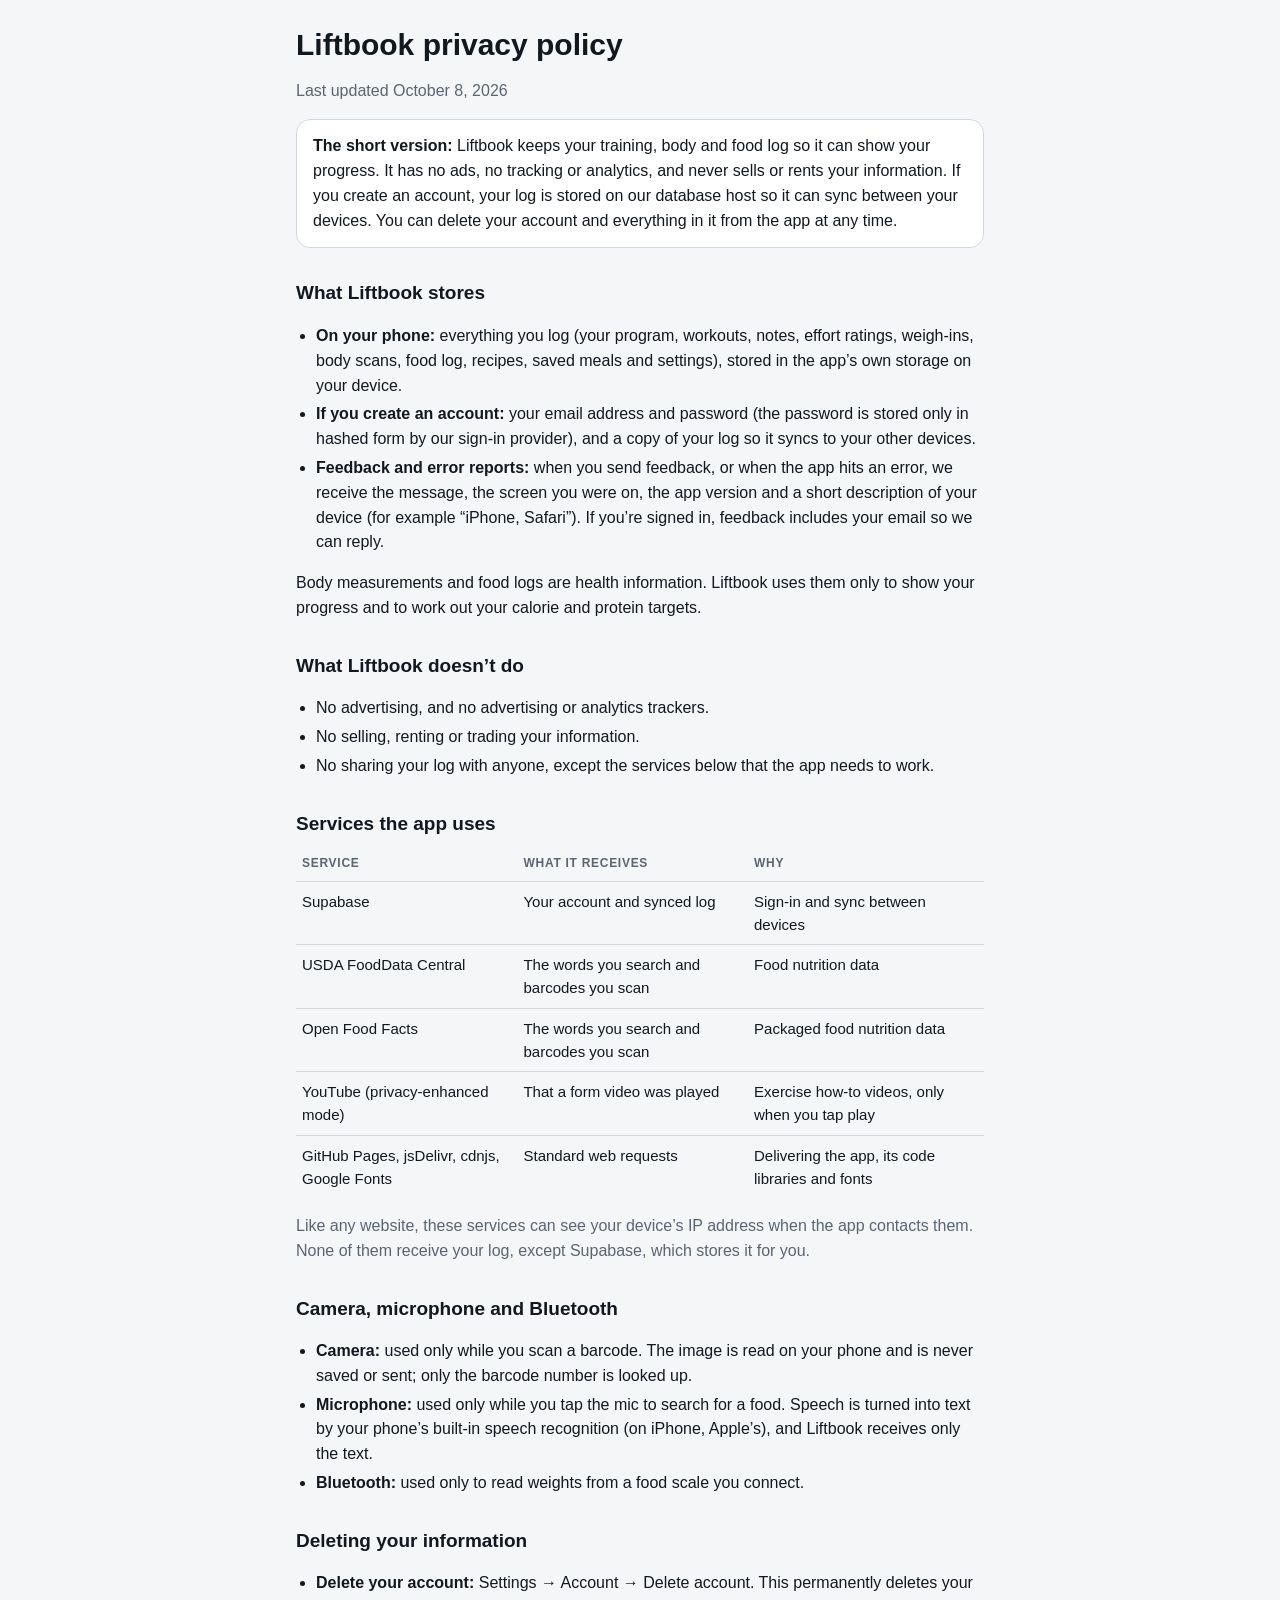
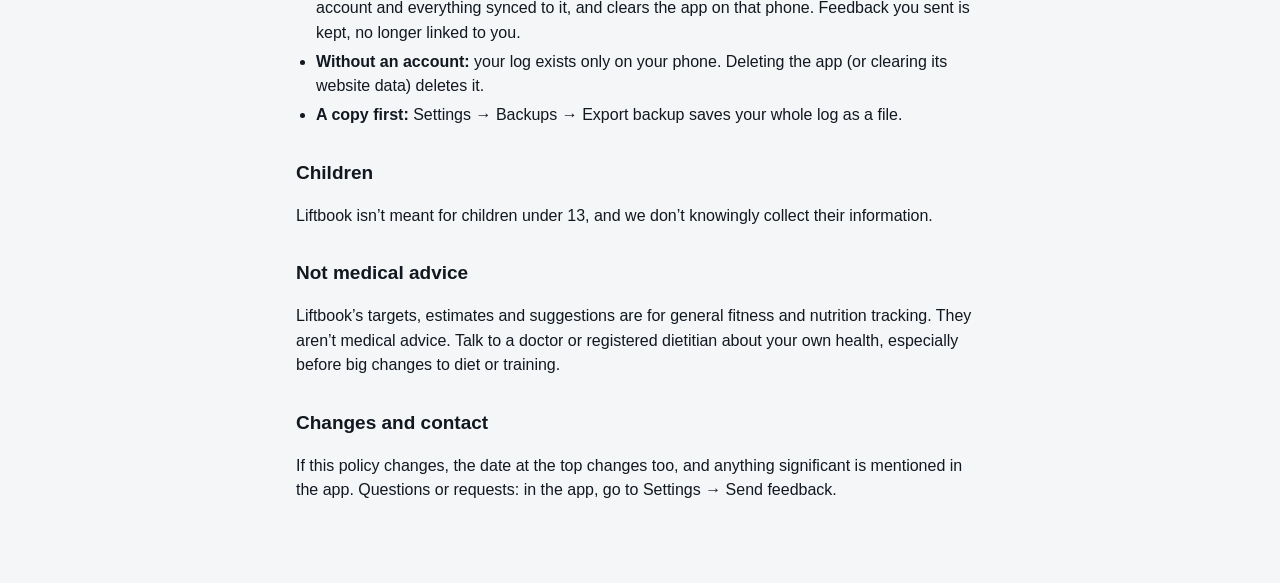
<file: privacy.html>
<!doctype html>
<html lang="en">
<head>
<meta charset="utf-8">
<meta name="viewport" content="width=device-width, initial-scale=1">
<title>Liftbook Privacy Policy</title>
<meta name="description" content="What Liftbook stores, why, who it shares with, and how to delete it.">
<style>
  :root{--bg:#F4F6F8;--surface:#FFFFFF;--ink:#121820;--muted:#5A6573;--line:#D3D9E0;--accent:#1B4FD6}
  @media (prefers-color-scheme: dark){:root:not([data-theme="light"]){--bg:#0D1116;--surface:#151B23;--ink:#E8ECF1;--muted:#95A0AD;--line:#2A313A;--accent:#6A93FF}}
  :root[data-theme="dark"]{--bg:#0D1116;--surface:#151B23;--ink:#E8ECF1;--muted:#95A0AD;--line:#2A313A;--accent:#6A93FF}
  *{box-sizing:border-box}
  body{margin:0;background:var(--bg);color:var(--ink);font:16px/1.55 -apple-system,BlinkMacSystemFont,"Segoe UI",Roboto,Helvetica,Arial,sans-serif}
  main{max-width:720px;margin:0 auto;padding:28px 16px 64px}
  h1{font-size:30px;line-height:1.15;margin:0 0 4px}
  h2{font-size:19px;margin:30px 0 8px}
  p,li{color:var(--ink)} .muted{color:var(--muted)}
  ul{padding-left:20px} li{margin:4px 0}
  a{color:var(--accent)}
  .card{background:var(--surface);border:1px solid var(--line);border-radius:14px;padding:14px 16px;margin-top:16px}
  table{width:100%;border-collapse:collapse;font-size:15px}
  th,td{text-align:left;vertical-align:top;padding:8px 6px;border-top:1px solid var(--line)}
  th{font-size:12px;letter-spacing:.06em;text-transform:uppercase;color:var(--muted);border-top:0}
</style>
</head>
<body>
<main>
  <h1>Liftbook privacy policy</h1>
  <p class="muted">Last updated October 8, 2026</p>

  <div class="card">
    <p style="margin:0"><b>The short version:</b> Liftbook keeps your training, body and food log so it can show your progress. It has no ads, no tracking or analytics, and never sells or rents your information. If you create an account, your log is stored on our database host so it can sync between your devices. You can delete your account and everything in it from the app at any time.</p>
  </div>

  <h2>What Liftbook stores</h2>
  <ul>
    <li><b>On your phone:</b> everything you log (your program, workouts, notes, effort ratings, weigh-ins, body scans, food log, recipes, saved meals and settings), stored in the app’s own storage on your device.</li>
    <li><b>If you create an account:</b> your email address and password (the password is stored only in hashed form by our sign-in provider), and a copy of your log so it syncs to your other devices.</li>
    <li><b>Feedback and error reports:</b> when you send feedback, or when the app hits an error, we receive the message, the screen you were on, the app version and a short description of your device (for example “iPhone, Safari”). If you’re signed in, feedback includes your email so we can reply.</li>
  </ul>
  <p>Body measurements and food logs are health information. Liftbook uses them only to show your progress and to work out your calorie and protein targets.</p>

  <h2>What Liftbook doesn’t do</h2>
  <ul>
    <li>No advertising, and no advertising or analytics trackers.</li>
    <li>No selling, renting or trading your information.</li>
    <li>No sharing your log with anyone, except the services below that the app needs to work.</li>
  </ul>

  <h2>Services the app uses</h2>
  <table>
    <tr><th>Service</th><th>What it receives</th><th>Why</th></tr>
    <tr><td>Supabase</td><td>Your account and synced log</td><td>Sign-in and sync between devices</td></tr>
    <tr><td>USDA FoodData Central</td><td>The words you search and barcodes you scan</td><td>Food nutrition data</td></tr>
    <tr><td>Open Food Facts</td><td>The words you search and barcodes you scan</td><td>Packaged food nutrition data</td></tr>
    <tr><td>YouTube (privacy-enhanced mode)</td><td>That a form video was played</td><td>Exercise how-to videos, only when you tap play</td></tr>
    <tr><td>GitHub Pages, jsDelivr, cdnjs, Google Fonts</td><td>Standard web requests</td><td>Delivering the app, its code libraries and fonts</td></tr>
  </table>
  <p class="muted">Like any website, these services can see your device’s IP address when the app contacts them. None of them receive your log, except Supabase, which stores it for you.</p>

  <h2>Camera, microphone and Bluetooth</h2>
  <ul>
    <li><b>Camera:</b> used only while you scan a barcode. The image is read on your phone and is never saved or sent; only the barcode number is looked up.</li>
    <li><b>Microphone:</b> used only while you tap the mic to search for a food. Speech is turned into text by your phone’s built-in speech recognition (on iPhone, Apple’s), and Liftbook receives only the text.</li>
    <li><b>Bluetooth:</b> used only to read weights from a food scale you connect.</li>
  </ul>

  <h2>Deleting your information</h2>
  <ul>
    <li><b>Delete your account:</b> Settings → Account → Delete account. This permanently deletes your account and everything synced to it, and clears the app on that phone. Feedback you sent is kept, no longer linked to you.</li>
    <li><b>Without an account:</b> your log exists only on your phone. Deleting the app (or clearing its website data) deletes it.</li>
    <li><b>A copy first:</b> Settings → Backups → Export backup saves your whole log as a file.</li>
  </ul>

  <h2>Children</h2>
  <p>Liftbook isn’t meant for children under 13, and we don’t knowingly collect their information.</p>

  <h2>Not medical advice</h2>
  <p>Liftbook’s targets, estimates and suggestions are for general fitness and nutrition tracking. They aren’t medical advice. Talk to a doctor or registered dietitian about your own health, especially before big changes to diet or training.</p>

  <h2>Changes and contact</h2>
  <p>If this policy changes, the date at the top changes too, and anything significant is mentioned in the app. Questions or requests: in the app, go to Settings → Send feedback.</p>
</main>
</body>
</html>
</file>
